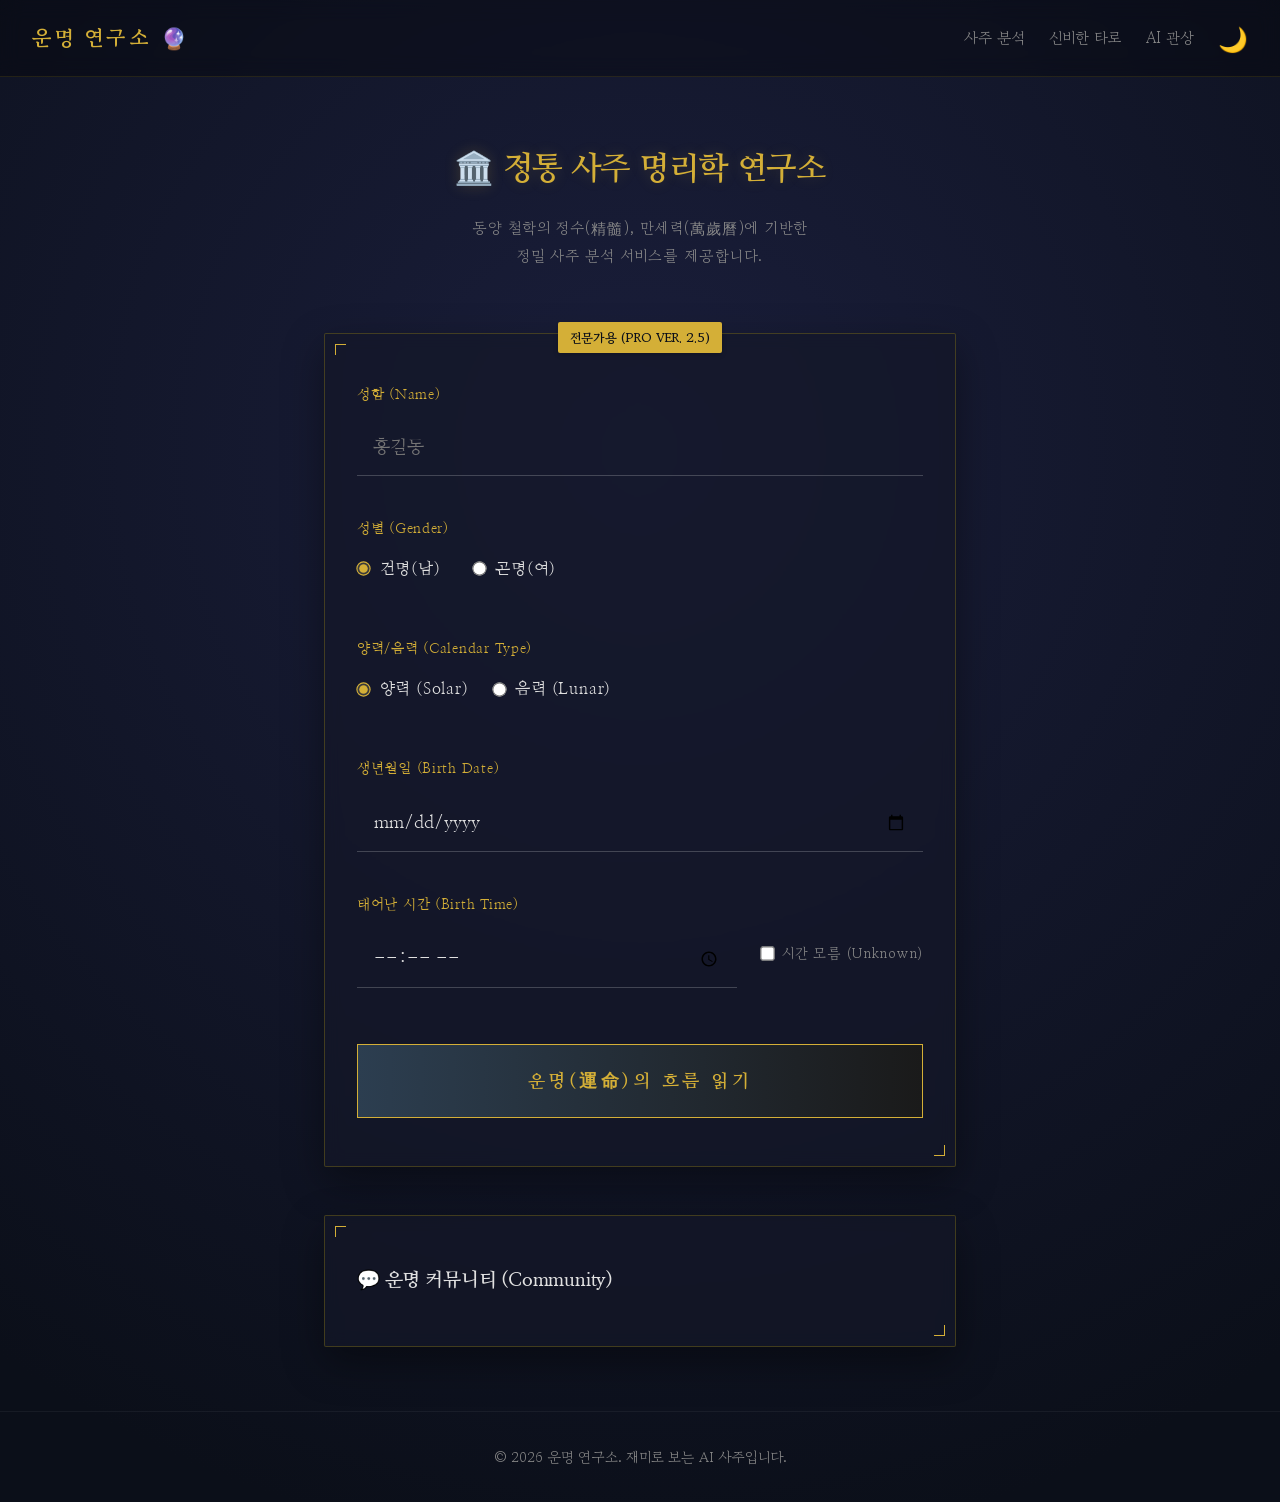
<file: index.html>
<!DOCTYPE html>
<html lang="ko">
<head>
    <meta charset="UTF-8">
    <meta name="viewport" content="width=device-width, initial-scale=1.0">
    <meta name="description" content="AI가 분석해주는 나의 사주와 운세! 이름, 생년월일, 태어난 시간으로 확인해보세요.">
    <meta property="og:title" content="AI 사주 분석 🔮">
    <meta property="og:description" content="나의 타고난 운명과 올해의 운세는? 지금 바로 확인하세요.">
    <title>AI 사주 분석 - 나의 운명 확인하기</title>
    <link rel="preconnect" href="https://fonts.googleapis.com">
    <link rel="preconnect" href="https://fonts.gstatic.com" crossorigin>
    <link href="https://fonts.googleapis.com/css2?family=Gowun+Batang:wght@400;700&family=Nanum+Myeongjo:wght@400;700;800&display=swap" rel="stylesheet">
    <link rel="stylesheet" href="style.css">
    <script async src="https://pagead2.googlesyndication.com/pagead/js/adsbygoogle.js?client=ca-pub-5272452795652574"
     crossorigin="anonymous"></script>
</head>
<body>
    <nav class="navbar">
        <div class="nav-brand">운명 연구소 🔮</div>
        <div class="nav-links">
            <a href="index.html" class="nav-item">사주 분석</a>
            <a href="tarot.html" class="nav-item">신비한 타로</a>
            <a href="face.html" class="nav-item">AI 관상</a>
            <button id="theme-toggle" class="theme-toggle">🌙</button>
        </div>
    </nav>

    <div class="container">
        <header class="header">
            <h1>🏛️ 정통 사주 명리학 연구소</h1>
            <p class="description">동양 철학의 정수(精髓), 만세력(萬歲曆)에 기반한<br>정밀 사주 분석 서비스를 제공합니다.</p>
        </header>
        
        <div class="card form-card">
            <div class="card-header-badge">전문가용 (Pro Ver. 2.5)</div>
            <form id="saju-form">
                <div class="form-group">
                    <label for="name">성함 (Name)</label>
                    <input type="text" id="name" name="name" placeholder="홍길동" required>
                </div>
                
                <div class="form-group">
                    <label>성별 (Gender)</label>
                    <div class="radio-group">
                        <label class="radio-label">
                            <input type="radio" name="gender" value="male" checked> 건명(남)
                        </label>
                        <label class="radio-label">
                            <input type="radio" name="gender" value="female"> 곤명(여)
                        </label>
                    </div>
                </div>

                <div class="form-group">
                    <label>양력/음력 (Calendar Type)</label>
                    <div class="radio-group small-gap">
                        <label class="radio-label">
                            <input type="radio" name="calendar" value="solar" checked> 양력 (Solar)
                        </label>
                        <label class="radio-label">
                            <input type="radio" name="calendar" value="lunar"> 음력 (Lunar)
                        </label>
                    </div>
                </div>

                <div class="form-group">
                    <label for="birthdate">생년월일 (Birth Date)</label>
                    <input type="date" id="birthdate" name="birthdate" required>
                </div>

                <div class="form-group">
                    <label for="birthtime">태어난 시간 (Birth Time)</label>
                    <div class="time-input-group">
                        <input type="time" id="birthtime" name="birthtime">
                        <label class="checkbox-label">
                            <input type="checkbox" id="time-unknown" name="time-unknown">
                            <span>시간 모름 (Unknown)</span>
                        </label>
                    </div>
                </div>

                <button type="submit" class="analyze-btn">운명(運命)의 흐름 읽기</button>
            </form>
        </div>

        <div id="loading" class="loading hidden">
            <div class="moon-animation"></div>
            <p class="loading-text" id="loading-text">당신의 고유한 기운(氣運)을 연결하고 있습니다...</p>
        </div>

        <div id="result" class="result hidden">
            <div class="card result-card">
                <div class="seal-mark">鑑定서</div>
                
                <!-- NEW: Key Destiny Quote -->
                <div id="key-destiny-quote" class="key-destiny-quote"></div>

                <h2 id="result-name" class="result-title"></h2>
                <p id="report-date" class="report-date"></p>
                
                <div class="saju-grid">
                    <div class="saju-item">
                        <span class="label">년주(Year)</span>
                        <span class="value" id="year-pillar">??</span>
                    </div>
                    <div class="saju-item">
                        <span class="label">월주(Month)</span>
                        <span class="value" id="month-pillar">??</span>
                    </div>
                    <div class="saju-item">
                        <span class="label">일주(Day)</span>
                        <span class="value" id="day-pillar">??</span>
                    </div>
                    <div class="saju-item">
                        <span class="label">시주(Time)</span>
                        <span class="value" id="time-pillar">??</span>
                    </div>
                </div>

                <!-- NEW: Evidence Section (Five Elements & Yin/Yang) -->
                <div class="evidence-section">
                    <h3>📊 사주 원국 분석 (Structural Analysis)</h3>
                    <p class="evidence-desc">귀하의 사주에 분포된 오행의 기운과 음양의 조화입니다.<br>이 데이터가 본 해석의 근거가 됩니다.</p>
                    
                    <div class="chart-container">
                        <h4>오행 분포 (Five Elements)</h4>
                        <div id="five-elements-chart" class="bar-chart">
                            <!-- JS will populate bars here -->
                        </div>
                    </div>

                    <div class="chart-container">
                        <h4>음양 비율 (Yin & Yang)</h4>
                        <div class="yin-yang-bar">
                            <div id="yin-bar" class="yin-part">음 50%</div>
                            <div id="yang-bar" class="yang-part">양 50%</div>
                        </div>
                    </div>
                </div>
                <!-- NEW: Total Luck Radar Chart -->
                <div class="chart-container radar-section">
                    <h4>💎 오행 종합 총운 (Total Destiny Score)</h4>
                    <p class="evidence-desc">귀하의 사주 원국을 바탕으로 분석한 5대 핵심 운세입니다.</p>
                    <div class="radar-chart-wrapper">
                        <!-- SVG Radar Chart will be injected here -->
                        <svg id="radar-chart" viewBox="0 0 200 200" class="radar-svg"></svg>
                    </div>
                </div>


            </div>

            <!-- 1. Basic Analysis -->
            <div class="card analysis-card">
                <h3>📜 전체 기운 요약 (Summary)</h3>
                <p id="summary-text"></p>
            </div>

            <div class="card analysis-card">
                <h3>🧠 성격 및 사고방식</h3>
                <p id="personality-text"></p>
            </div>

            <div class="card analysis-card">
                <h3>🤝 연애 및 인간관계</h3>
                <p id="love-text"></p>
            </div>

            <div class="card analysis-card">
                <h3>💰 금전 및 직업운</h3>
                <p id="wealth-text"></p>
            </div>

            <div class="card analysis-card caution-card">
                <h3>⚠️ 주의해야 할 시기</h3>
                <p id="caution-text"></p>
            </div>

            <div class="card analysis-card">
                <h3>⚖️ 오행 궁합 (Compatibility)</h3>
                <div class="compatibility-box">
                    <div class="compat-item good">
                        <span class="compat-label">잘 맞는 오행 (Good)</span>
                        <div id="good-element" class="compat-value"></div>
                        <p id="good-reason" class="compat-desc"></p>
                    </div>
                    <div class="compat-item bad">
                        <span class="compat-label">피해야 할 오행 (Bad)</span>
                        <div id="bad-element" class="compat-value"></div>
                        <p id="bad-reason" class="compat-desc"></p>
                    </div>
                </div>
            </div>

            <!-- 2. Time-based Luck -->
            <div class="card analysis-card">
                <h3>🌅 금일 일진(日辰)</h3>
                <p id="today-luck" class="highlight-text"></p>
                <p class="lock-hint">🔒 금일 일진은 하루에 한 번만 갱신됩니다.</p>
            </div>

            <div class="card analysis-card">
                <h3>🗓️ 연도별 대운 흐름 (2024~2026)</h3>
                <div id="yearly-luck-container" class="yearly-luck-container">
                    <!-- JS will populate this -->
                </div>
                <div class="premium-lock">
                    <p>🔒 2027~2032년 상세 대운 흐름은 프리미엄 분석에서 제공됩니다.</p>
                </div>
            </div>

            <!-- 3. Lucky Items -->
            <div class="card analysis-card">
                <h3>🍀 개운(開運) 처방</h3>
                <div class="lucky-grid">
                    <div class="lucky-item">
                        <span class="lucky-label">행운의 수(數)</span>
                        <span id="lucky-numbers" class="lucky-value"></span>
                    </div>
                    <div class="lucky-item">
                        <span class="lucky-label">행운의 색(色)</span>
                        <span id="lucky-color" class="lucky-value"></span>
                    </div>
                </div>
            </div>
            
            <div class="methodology-section">
                <h4>📚 해석 기준 및 산출 방식 (Methodology)</h4>
                <ul>
                    <li>사주 원국은 고문헌에 기록된 <strong>만세력(萬歲曆)</strong> 기준 천간·지지 조합으로 정밀하게 계산됩니다.</li>
                    <li>오행 분포는 각 주(年·月·日·時)의 기운을 가중 평균하여 산출된 데이터입니다.</li>
                    <li>본 서비스는 명리학 이론을 기반으로 한 계산 결과를 구조적으로 해석합니다. 무작위 생성이 아닌, <strong>데이터 기반 분석</strong>입니다.</li>
                </ul>
            </div>

            <div class="next-visit-hint">
                <p>💡 다음 절기(節氣) 변화일에 귀하의 운의 흐름이 미세하게 달라집니다.<br><strong>3일 후</strong>에 다시 확인하여 변화를 살피시기 바랍니다.</p>
            </div>

            <button onclick="location.reload()" class="retry-btn">새로운 명조 분석하기</button>
        </div>

        <!-- Disqus Comments -->
        <div class="card comment-section">
            <h3>💬 운명 커뮤니티 (Community)</h3>
            <div id="disqus_thread"></div>
            <script>
                /**
                *  RECOMMENDED CONFIGURATION VARIABLES: EDIT AND UNCOMMENT THE SECTION BELOW TO INSERT DYNAMIC VALUES FROM YOUR PLATFORM OR CMS.
                *  LEARN WHY DEFINING THESE VARIABLES IS IMPORTANT: https://disqus.com/admin/universalcode/#configuration-variables    */
                /*
                var disqus_config = function () {
                this.page.url = PAGE_URL;  // Replace PAGE_URL with your page's canonical URL variable
                this.page.identifier = PAGE_IDENTIFIER; // Replace PAGE_IDENTIFIER with your page's unique identifier variable
                };
                */
                (function() { // DON'T EDIT BELOW THIS LINE
                var d = document, s = d.createElement('script');
                s.src = 'https://product-builder.disqus.com/embed.js';
                s.setAttribute('data-timestamp', +new Date());
                (d.head || d.body).appendChild(s);
                })();
            </script>
            <noscript>Please enable JavaScript to view the <a href="https://disqus.com/?ref_noscript">comments powered by Disqus.</a></noscript>
        </div>
    </div>

    <footer class="footer">
        <p>© 2026 운명 연구소. 재미로 보는 AI 사주입니다.</p>
    </footer>

    <script src="script.js"></script>
</body>
</html>
</file>
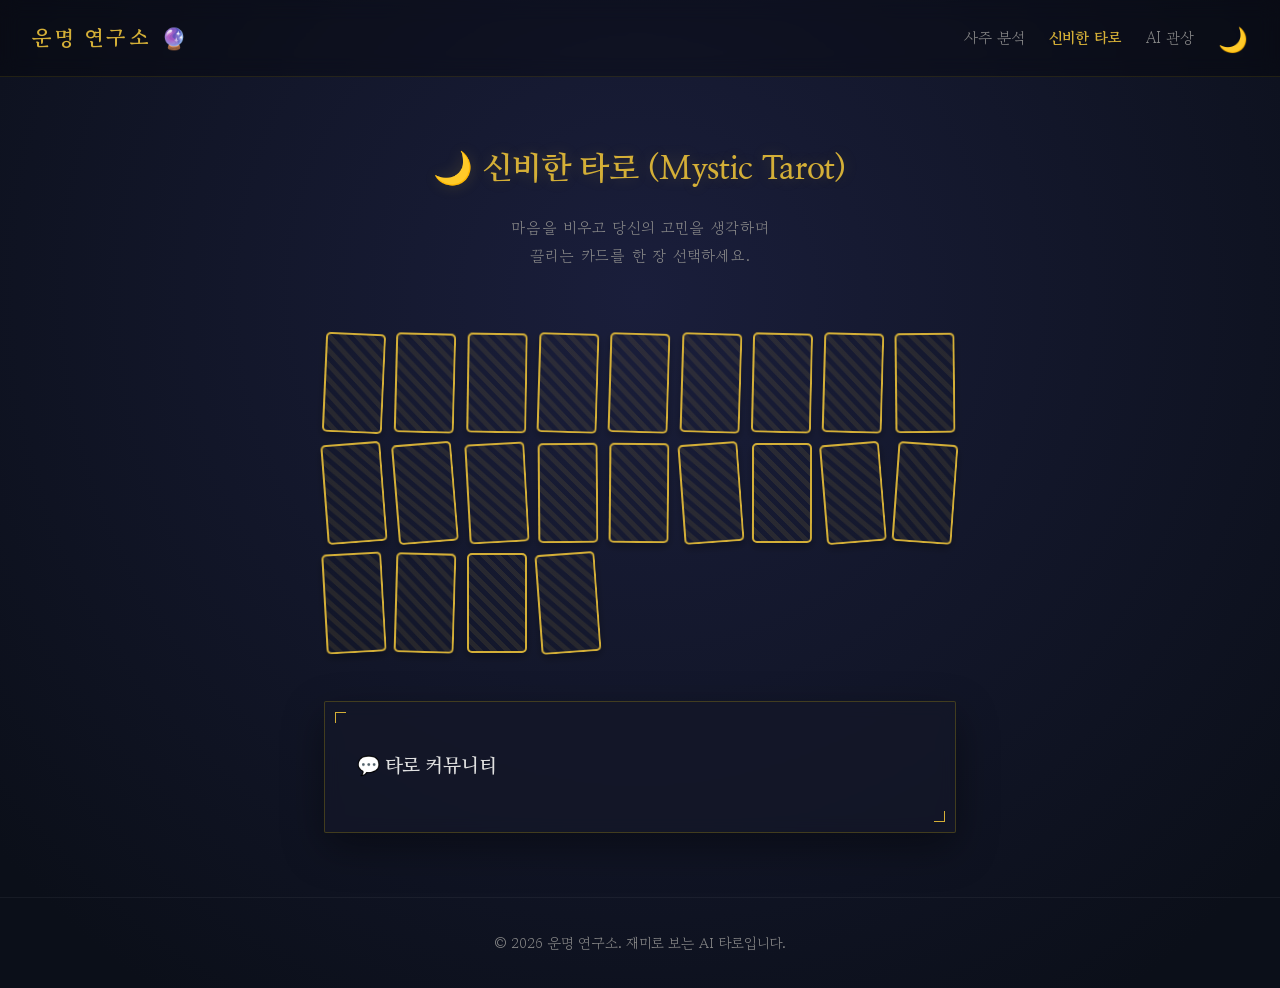
<file: tarot.html>
<!DOCTYPE html>
<html lang="ko">
<head>
    <meta charset="UTF-8">
    <meta name="viewport" content="width=device-width, initial-scale=1.0">
    <title>신비한 타로 - 운명 연구소</title>
    <link rel="preconnect" href="https://fonts.googleapis.com">
    <link rel="preconnect" href="https://fonts.gstatic.com" crossorigin>
    <link href="https://fonts.googleapis.com/css2?family=Gowun+Batang:wght@400;700&family=Nanum+Myeongjo:wght@400;700;800&display=swap" rel="stylesheet">
    <link rel="stylesheet" href="style.css">
    <script async src="https://pagead2.googlesyndication.com/pagead/js/adsbygoogle.js?client=ca-pub-5272452795652574"
     crossorigin="anonymous"></script>
</head>
<body>
    <nav class="navbar">
        <div class="nav-brand">운명 연구소 🔮</div>
        <div class="nav-links">
            <a href="index.html" class="nav-item">사주 분석</a>
            <a href="tarot.html" class="nav-item active">신비한 타로</a>
            <a href="face.html" class="nav-item">AI 관상</a>
            <button id="theme-toggle" class="theme-toggle">🌙</button>
        </div>
    </nav>

    <div class="container">
        <header class="header">
            <h1>🌙 신비한 타로 (Mystic Tarot)</h1>
            <p class="description">마음을 비우고 당신의 고민을 생각하며<br>끌리는 카드를 한 장 선택하세요.</p>
        </header>

        <div class="tarot-board" id="tarot-board">
            <!-- Cards will be generated here -->
        </div>

        <div id="tarot-result" class="card result-card hidden">
            <div class="seal-mark">運命</div>
            <h2 id="card-name" class="result-title"></h2>
            <div class="tarot-display">
                <div class="selected-card-view" id="selected-card-view"></div>
            </div>
            <div class="card analysis-card">
                <h3>📜 카드의 메시지</h3>
                <p id="card-meaning"></p>
            </div>
            <div class="card analysis-card">
                <h3>💡 조언 (Advice)</h3>
                <p id="card-advice"></p>
            </div>
            <button onclick="location.reload()" class="retry-btn">다른 질문으로 다시 뽑기</button>
        </div>

        <!-- Disqus Comments -->
        <div class="card comment-section">
            <h3>💬 타로 커뮤니티</h3>
            <div id="disqus_thread"></div>
            <script>
                (function() { 
                var d = document, s = d.createElement('script');
                s.src = 'https://product-builder.disqus.com/embed.js';
                s.setAttribute('data-timestamp', +new Date());
                (d.head || d.body).appendChild(s);
                })();
            </script>
            <noscript>Please enable JavaScript to view the <a href="https://disqus.com/?ref_noscript">comments powered by Disqus.</a></noscript>
        </div>
    </div>

    <footer class="footer">
        <p>© 2026 운명 연구소. 재미로 보는 AI 타로입니다.</p>
    </footer>

    <script src="tarot.js"></script>
    <script>
        // Simple Theme Toggle for Tarot Page
        const themeToggle = document.getElementById('theme-toggle');
        const body = document.body;
        const savedTheme = localStorage.getItem('theme');
        if (savedTheme) {
            body.setAttribute('data-theme', savedTheme);
            themeToggle.innerText = savedTheme === 'light' ? '☀️' : '🌙';
        }
        themeToggle.addEventListener('click', () => {
            const currentTheme = body.getAttribute('data-theme');
            const newTheme = currentTheme === 'light' ? 'dark' : 'light';
            body.setAttribute('data-theme', newTheme);
            localStorage.setItem('theme', newTheme);
            themeToggle.innerText = newTheme === 'light' ? '☀️' : '🌙';
        });
    </script>
</body>
</html>
</file>
<file: style.css>
:root {
    --bg-color: #0b0f19; /* Deep Night Sky */
    --bg-gradient: radial-gradient(circle at 50% 30%, #1a1e3b 0%, #0b0f19 90%);
    --card-bg: rgba(20, 24, 40, 0.7); /* Translucent dark glass */
    --card-border: 1px solid rgba(255, 215, 0, 0.2);
    --primary: #d4af37; /* Metallic Gold */
    --secondary: #a0a0a0; /* Silver Grey */
    --accent: #FFD700; /* Bright Gold */
    --text-main: #e0e0e0;
    --text-muted: #888888;
    --btn-bg: linear-gradient(to right, #2c3e50, #1a1a1a);
    --btn-border: 1px solid #d4af37;
    --btn-text: #d4af37;
    --font-serif: 'Nanum Myeongjo', serif;
    --font-sans: 'Gowun Batang', serif;
    
    /* Element Colors */
    --wood: #4caf50;
    --fire: #e53935;
    --earth: #a1887f;
    --metal: #bdbdbd;
    --water: #2196f3;
}

[data-theme="light"] {
    --bg-color: #fdfbf7; 
    --bg-gradient: none;
    --card-bg: #ffffff;
    --card-border: 1px solid #8b0000;
    --primary: #8b0000;
    --secondary: #2c3e50;
    --accent: #a0522d;
    --text-main: #1a1a1a;
    --text-muted: #555555;
    --btn-bg: #f8f8f8;
    --btn-border: 1px solid #8b0000;
    --btn-text: #8b0000;
}

* {
    box-sizing: border-box;
    margin: 0;
    padding: 0;
    font-family: var(--font-sans);
}

body {
    background-color: var(--bg-color);
    background-image: var(--bg-gradient);
    min-height: 100vh;
    color: var(--text-main);
    transition: all 0.5s ease;
    line-height: 1.8; /* More readable spacing */
}

h1, h2, h3, h4 {
    font-family: var(--font-serif);
    font-weight: 700;
    letter-spacing: -0.01em;
}

/* Navbar */
.navbar {
    display: flex;
    justify-content: space-between;
    align-items: center;
    padding: 1.2rem 2rem;
    background: rgba(0, 0, 0, 0.3);
    backdrop-filter: blur(10px);
    border-bottom: 1px solid rgba(255, 215, 0, 0.1);
    position: sticky;
    top: 0;
    z-index: 100;
}

.nav-brand {
    font-size: 1.3rem;
    font-weight: 600;
    color: var(--primary);
    text-transform: uppercase;
    letter-spacing: 0.15em;
}

.nav-links {
    display: flex;
    align-items: center;
    gap: 1.5rem;
}

.nav-item {
    color: var(--text-muted);
    text-decoration: none;
    font-size: 0.95rem;
    transition: color 0.3s;
}

.nav-item.active, .nav-item:hover {
    color: var(--primary);
    font-weight: bold;
}

.theme-toggle {
    background: none;
    border: none;
    font-size: 1.5rem;
    cursor: pointer;
    color: var(--text-main);
    transition: transform 0.3s;
}
.theme-toggle:hover {
    transform: rotate(20deg);
}

.container {
    max-width: 680px;
    margin: 4rem auto;
    padding: 0 1.5rem;
}

.header {
    text-align: center;
    margin-bottom: 4rem;
    animation: fadeIn 1.5s ease-out;
}

.header h1 {
    font-size: 2rem;
    margin-bottom: 1rem;
    color: var(--primary);
    text-shadow: 0 0 15px rgba(212, 175, 55, 0.2);
}

.description {
    color: var(--text-muted);
    font-size: 0.95rem;
    font-weight: 300;
    letter-spacing: 0.05em;
}

/* Card Styling - More whitespace, simpler */
.card {
    background: var(--card-bg);
    border: var(--card-border);
    border-radius: 2px;
    padding: 3rem 2rem;
    margin-bottom: 2.5rem;
    box-shadow: 0 15px 40px rgba(0,0,0,0.4);
    position: relative;
    backdrop-filter: blur(8px);
}

/* Corner Accents */
.card::before, .card::after {
    content: '';
    position: absolute;
    width: 10px;
    height: 10px;
    border: 1px solid var(--primary);
    transition: all 0.3s;
    z-index: 1;
}
.card::before { top: 10px; left: 10px; border-right: none; border-bottom: none; }
.card::after { bottom: 10px; right: 10px; border-left: none; border-top: none; }

.result-card::before {
    content: "命";
    opacity: 0.03;
    font-size: 250px;
    position: absolute;
    top: 50%;
    left: 50%;
    transform: translate(-50%, -50%);
    pointer-events: none;
    font-family: var(--font-serif);
    z-index: 0;
}

.card-header-badge {
    position: absolute;
    top: -12px;
    left: 50%;
    transform: translateX(-50%);
    background: var(--primary);
    color: var(--bg-color);
    padding: 4px 12px;
    font-size: 0.8rem;
    font-weight: bold;
    text-transform: uppercase;
    border-radius: 2px;
    box-shadow: 0 2px 5px rgba(0,0,0,0.2);
    z-index: 10;
    white-space: nowrap;
}

.form-group {
    margin-bottom: 2.5rem;
}

label {
    display: block;
    margin-bottom: 0.8rem;
    font-weight: 500;
    color: var(--primary);
    font-size: 0.9rem;
    font-family: var(--font-serif);
    letter-spacing: 0.05em;
}

input[type="text"],
input[type="date"],
input[type="time"] {
    width: 100%;
    padding: 1rem;
    border: none;
    border-bottom: 1px solid rgba(255, 255, 255, 0.2);
    background: transparent;
    color: var(--text-main);
    font-size: 1.1rem;
    transition: border-color 0.3s;
    font-family: var(--font-serif);
}

input:focus {
    outline: none;
    border-color: var(--primary);
}

[data-theme="light"] input[type="text"],
[data-theme="light"] input[type="date"],
[data-theme="light"] input[type="time"] {
    border-bottom: 1px solid rgba(0,0,0,0.2);
}

.time-input-group {
    display: flex;
    align-items: center;
    gap: 1.5rem;
}

.checkbox-label {
    display: flex;
    align-items: center;
    gap: 0.5rem;
    cursor: pointer;
    font-size: 0.9rem;
    color: var(--text-muted);
    white-space: nowrap;
}

.radio-group {
    display: flex;
    gap: 2rem;
}

.radio-group.small-gap {
    gap: 1.5rem;
}

.radio-label {
    display: flex;
    align-items: center;
    gap: 0.6rem;
    cursor: pointer;
    font-size: 1rem;
    color: var(--text-main);
}

input[type="radio"], input[type="checkbox"] {
    accent-color: var(--primary);
    transform: scale(1.1);
}

.analyze-btn, .retry-btn {
    width: 100%;
    padding: 1.5rem;
    background: var(--btn-bg);
    color: var(--btn-text);
    border: var(--btn-border);
    border-radius: 0;
    font-size: 1.1rem;
    font-weight: 600;
    cursor: pointer;
    text-transform: uppercase;
    letter-spacing: 0.2em;
    transition: all 0.3s;
    font-family: var(--font-serif);
    margin-top: 1rem;
}

.analyze-btn:hover, .retry-btn:hover {
    background: rgba(212, 175, 55, 0.1);
    box-shadow: 0 0 20px rgba(212, 175, 55, 0.1);
}

/* Loading Animation - Moon Phase or Pulsing Star */
.loading {
    text-align: center;
    padding: 5rem 0;
}

.moon-animation {
    width: 60px;
    height: 60px;
    border-radius: 50%;
    box-shadow: 15px 15px 0 0 var(--primary);
    margin: 0 auto 2rem;
    animation: moon-phase 3s infinite linear;
}

@keyframes moon-phase {
    0% { transform: rotate(0deg); opacity: 0.5; }
    50% { opacity: 1; }
    100% { transform: rotate(360deg); opacity: 0.5; }
}

.loading-text {
    font-family: var(--font-serif);
    font-size: 1.1rem;
    color: var(--text-muted);
    letter-spacing: 0.1em;
}

/* Result Section */
.seal-mark {
    position: absolute;
    top: 20px;
    right: 20px;
    width: 60px;
    height: 60px;
    border: 2px solid #e74c3c;
    border-radius: 50%;
    color: #e74c3c;
    display: flex;
    align-items: center;
    justify-content: center;
    font-family: var(--font-serif);
    font-weight: 900;
    font-size: 0.9rem;
    opacity: 0.8;
    box-shadow: inset 0 0 0 1px #e74c3c;
    z-index: 5;
    transform: rotate(-10deg);
}

.saju-face-link {
    text-align: center;
    margin: 1.5rem 0;
    padding: 1rem;
    border-top: 1px solid rgba(255,255,255,0.1);
    border-bottom: 1px solid rgba(255,255,255,0.1);
}

.saju-face-link p {
    font-family: var(--font-serif);
    font-style: italic;
    color: var(--accent);
    font-size: 1.1rem;
    line-height: 1.6;
}

.result-title {
    text-align: center;
    font-size: 1.6rem;
    color: var(--primary);
    margin-bottom: 0.5rem;
    position: relative;
    z-index: 1;
}

.report-date {
    text-align: center;
    color: var(--text-muted);
    font-size: 0.8rem;
    margin-bottom: 3rem;
    font-family: monospace;
    opacity: 0.6;
    position: relative;
    z-index: 1;
}

.saju-grid {
    display: grid;
    grid-template-columns: repeat(4, 1fr);
    gap: 1px;
    background: rgba(255, 215, 0, 0.1);
    border: 1px solid rgba(255, 215, 0, 0.1);
    margin-bottom: 2rem;
    position: relative;
    z-index: 1;
}

.saju-item {
    background: rgba(10, 14, 25, 0.8);
    padding: 1.5rem 0.5rem;
    text-align: center;
}

[data-theme="light"] .saju-item {
    background: #f8f8f8;
}

.saju-item .label {
    display: block;
    font-size: 0.7rem;
    color: var(--text-muted);
    margin-bottom: 0.5rem;
    text-transform: uppercase;
}

.saju-item .value {
    font-size: 1.4rem;
    font-weight: bold;
    color: var(--text-main);
    font-family: var(--font-serif);
}

/* Evidence Section */
.evidence-section {
    margin-top: 2rem;
    padding-top: 2rem;
    border-top: 1px solid rgba(255,255,255,0.05);
    position: relative;
    z-index: 1;
}

.evidence-desc {
    font-size: 0.9rem;
    color: var(--text-muted);
    margin-bottom: 1.5rem;
    text-align: center;
}

.chart-container {
    margin-bottom: 2rem;
}

.chart-container h4 {
    font-size: 0.9rem;
    color: var(--primary);
    margin-bottom: 1rem;
    text-align: center;
}

.bar-chart {
    display: flex;
    justify-content: space-between;
    align-items: flex-end;
    height: 120px;
    padding: 0 1rem;
    gap: 10px;
}

.bar-group {
    display: flex;
    flex-direction: column;
    align-items: center;
    flex: 1;
    height: 100%;
    justify-content: flex-end;
}

.bar {
    width: 100%;
    background: var(--secondary);
    transition: height 1s ease-out;
    border-radius: 2px 2px 0 0;
    min-height: 2px;
}

.bar-label {
    margin-top: 0.5rem;
    font-size: 0.8rem;
    color: var(--text-muted);
    text-align: center;
}

.yin-yang-bar {
    display: flex;
    width: 100%;
    height: 30px;
    border-radius: 15px;
    overflow: hidden;
    margin-top: 0.5rem;
}

.yin-part {
    background-color: #34495e;
    display: flex;
    align-items: center;
    justify-content: center;
    font-size: 0.8rem;
    color: #fff;
    transition: width 1s ease-out;
}

.yang-part {
    background-color: #e74c3c;
    display: flex;
    align-items: center;
    justify-content: center;
    font-size: 0.8rem;
    color: #fff;
    transition: width 1s ease-out;
}

/* Radar Chart (SVG) */
.radar-section {
    display: flex;
    flex-direction: column;
    align-items: center;
}

.radar-chart-wrapper {
    width: 250px;
    height: 250px;
    position: relative;
    margin: 0 auto;
}

.radar-svg {
    width: 100%;
    height: 100%;
    overflow: visible;
}

.radar-grid {
    fill: none;
    stroke: rgba(255, 255, 255, 0.1);
    stroke-width: 1;
}

.radar-axis {
    stroke: rgba(255, 255, 255, 0.1);
    stroke-width: 1;
}

.radar-area {
    fill: rgba(212, 175, 55, 0.3);
    stroke: var(--primary);
    stroke-width: 2;
    transition: all 1s ease;
}

.radar-label {
    font-size: 10px;
    fill: var(--text-muted);
    text-anchor: middle;
    dominant-baseline: middle;
}

/* Analysis Cards */
.analysis-card {
    border-left: 3px solid var(--primary);
}

.analysis-card h3 {
    color: var(--primary);
    margin-bottom: 1.5rem;
    font-size: 1.2rem;
}

.analysis-card p {
    text-align: justify;
    line-height: 1.9;
    color: var(--text-main);
    font-size: 1rem;
}

.caution-card {
    border-left: 3px solid #e74c3c;
    background: rgba(231, 76, 60, 0.05);
}

.caution-card h3 {
    color: #e74c3c;
}

/* Compatibility Box */
.compatibility-box {
    display: grid;
    gap: 1.5rem;
}

.compat-item {
    background: rgba(255,255,255,0.03);
    padding: 1.5rem;
    border-radius: 4px;
}

.compat-item.good {
    border-left: 4px solid var(--wood);
    background: rgba(76, 175, 80, 0.05);
}

.compat-item.bad {
    border-left: 4px solid var(--fire);
    background: rgba(229, 57, 53, 0.05);
}

.compat-label {
    font-size: 0.85rem;
    text-transform: uppercase;
    color: var(--text-muted);
    display: block;
    margin-bottom: 0.5rem;
}

.compat-value {
    font-size: 1.3rem;
    font-weight: bold;
    color: var(--text-main);
    margin-bottom: 0.5rem;
    font-family: var(--font-serif);
}

.compat-desc {
    font-size: 0.95rem;
    color: var(--text-muted);
}

.highlight-text {
    color: var(--accent);
    font-weight: 500;
}

.lock-hint {
    font-size: 0.85rem;
    color: var(--text-muted);
    margin-top: 1rem;
    text-align: center;
    background: rgba(0,0,0,0.2);
    padding: 0.5rem;
    border-radius: 4px;
}

.yearly-luck-container {
    display: grid;
    gap: 1rem;
}

.year-card {
    background: rgba(255,255,255,0.03);
    padding: 1.5rem;
    border: 1px solid rgba(255,255,255,0.05);
}

.year-title {
    color: var(--primary);
    margin-bottom: 0.5rem;
    display: block;
}

.premium-lock {
    margin-top: 1.5rem;
    padding: 1.5rem;
    background: rgba(0,0,0,0.3);
    border: 1px dashed var(--primary);
    text-align: center;
    color: var(--secondary);
    font-size: 0.9rem;
    opacity: 0.8;
}

.lucky-grid {
    display: grid;
    grid-template-columns: 1fr 1fr;
    gap: 1.5rem;
}

.lucky-item {
    text-align: center;
    padding: 1.5rem;
    border: 1px solid rgba(255, 215, 0, 0.1);
}

.lucky-label {
    display: block;
    color: var(--text-muted);
    font-size: 0.8rem;
    margin-bottom: 0.5rem;
}

.lucky-value {
    font-size: 1.2rem;
    color: var(--primary);
    font-family: var(--font-serif);
}

.methodology-section {
    margin-top: 3rem;
    padding: 2rem;
    background: rgba(255,255,255,0.05);
    border-radius: 4px;
    border-top: 1px solid rgba(255,255,255,0.1);
    font-size: 0.85rem;
    color: var(--text-muted);
    text-align: left;
}

.methodology-section h4 {
    color: var(--primary);
    margin-bottom: 1rem;
    font-size: 0.95rem;
}

.methodology-section ul {
    list-style-type: none;
    padding-left: 0;
}

.methodology-section li {
    margin-bottom: 0.5rem;
    position: relative;
    padding-left: 1rem;
}

.methodology-section li::before {
    content: "•";
    color: var(--primary);
    position: absolute;
    left: 0;
}

.next-visit-hint {
    margin: 2rem 0;
    text-align: center;
    font-size: 0.95rem;
    color: var(--text-muted);
    padding: 1rem;
    border-radius: 8px;
    background: rgba(212, 175, 55, 0.05);
}

.next-visit-hint strong {
    color: var(--primary);
}

/* Tarot Page Specifics */
.tarot-board {
    display: grid;
    grid-template-columns: repeat(auto-fit, minmax(60px, 1fr));
    gap: 10px;
    margin-bottom: 2rem;
    justify-content: center;
}

.tarot-card {
    width: 60px;
    height: 100px;
    perspective: 1000px;
    cursor: pointer;
    transition: transform 0.3s;
}

.tarot-card:hover {
    transform: translateY(-10px);
    z-index: 10;
}

.card-inner {
    position: relative;
    width: 100%;
    height: 100%;
    text-align: center;
    transition: transform 0.8s;
    transform-style: preserve-3d;
    box-shadow: 0 4px 8px rgba(0,0,0,0.3);
    border-radius: 5px;
}

.tarot-card.flipped .card-inner {
    transform: rotateY(180deg);
}

.card-front, .card-back {
    position: absolute;
    width: 100%;
    height: 100%;
    backface-visibility: hidden;
    border-radius: 5px;
}

.card-back {
    background: linear-gradient(135deg, #2c3e50, #000000);
    border: 2px solid var(--primary);
    background-image: repeating-linear-gradient(45deg, transparent 0, transparent 5px, rgba(212, 175, 55, 0.1) 5px, rgba(212, 175, 55, 0.1) 10px);
}

.card-front {
    background-color: #f0e6d2; /* Default card stock color */
    color: #333;
    transform: rotateY(180deg);
    display: flex;
    align-items: center;
    justify-content: center;
    font-family: var(--font-serif);
    font-weight: bold;
    border: 2px solid var(--primary);
    /* Make sure background image covers correctly */
    background-size: cover;
    background-position: center;
    background-repeat: no-repeat;
}

.selected-card-view {
    width: 200px; /* Larger view */
    height: 340px;
    margin: 0 auto 2rem;
    background: #f0e6d2;
    color: #333;
    border: 4px solid var(--primary);
    border-radius: 10px;
    display: flex;
    align-items: center;
    justify-content: center;
    font-size: 3rem;
    font-weight: bold;
    font-family: serif;
    box-shadow: 0 0 20px rgba(255, 215, 0, 0.2);
    /* Make sure background image covers correctly */
    background-size: cover;
    background-position: center;
    background-repeat: no-repeat;
}

.hidden {
    display: none;
}

/* Face Analysis Styles */
.upload-area {
    border: 2px dashed var(--primary);
    border-radius: 10px;
    padding: 3rem;
    text-align: center;
    cursor: pointer;
    transition: all 0.3s;
    background: rgba(255, 255, 255, 0.05);
}

.upload-area:hover {
    background: rgba(255, 255, 255, 0.1);
    transform: translateY(-2px);
}

.upload-icon {
    font-size: 3rem;
    margin-bottom: 1rem;
}

.upload-text {
    font-size: 1.1rem;
    font-weight: bold;
    margin-bottom: 0.5rem;
}

.upload-sub {
    font-size: 0.9rem;
    color: var(--text-muted);
}

.preview-container {
    margin-top: 1.5rem;
    position: relative;
    display: inline-block;
    border: 2px solid var(--primary);
    border-radius: 10px;
    overflow: hidden;
    max-width: 100%;
}

#face-preview {
    max-width: 100%;
    max-height: 400px;
    display: block;
}

.scan-line {
    position: absolute;
    top: 0;
    left: 0;
    width: 100%;
    height: 4px;
    background: var(--accent);
    box-shadow: 0 0 10px var(--accent);
    animation: none; /* JS triggers this */
}

@keyframes scan {
    0% { top: 0%; }
    100% { top: 100%; }
}

.face-type-box {
    text-align: center;
    margin: 2rem 0;
    padding: 2rem;
    background: rgba(255,255,255,0.05);
    border-radius: 10px;
    border: 1px solid var(--primary);
}

.face-label {
    display: block;
    color: var(--text-muted);
    font-size: 0.9rem;
    margin-bottom: 0.5rem;
}

.face-value {
    font-size: 2.5rem;
    color: var(--primary);
    font-weight: bold;
    margin-bottom: 1rem;
    text-shadow: 0 0 10px rgba(212, 175, 55, 0.3);
}

.face-desc {
    font-size: 1.1rem;
    line-height: 1.6;
}

/* Face Part Analysis */
.face-parts-list {
    display: flex;
    flex-direction: column;
    gap: 1.5rem;
}

.face-part-item {
    display: flex;
    align-items: flex-start;
    gap: 1rem;
    padding: 1rem;
    background: rgba(255,255,255,0.03);
    border-radius: 8px;
    border-left: 2px solid var(--secondary);
}

.part-icon {
    font-size: 1.8rem;
    min-width: 40px;
    text-align: center;
}

.part-content strong {
    display: block;
    color: var(--primary);
    margin-bottom: 0.3rem;
    font-size: 1.05rem;
}

.part-content p {
    margin: 0;
    font-size: 0.95rem;
    color: var(--text-main);
    line-height: 1.5;
}

/* Mock Comment Section */
.comment-section {
    margin-top: 3rem;
}

.comment-list {
    margin-bottom: 2rem;
}

.comment-item {
    display: flex;
    gap: 1rem;
    margin-bottom: 1.5rem;
    padding-bottom: 1.5rem;
    border-bottom: 1px solid rgba(255, 255, 255, 0.05);
}

.comment-avatar {
    width: 40px;
    height: 40px;
    background: rgba(255, 255, 255, 0.1);
    border-radius: 50%;
    display: flex;
    align-items: center;
    justify-content: center;
    font-size: 1.5rem;
}

.comment-content {
    flex: 1;
}

.comment-author {
    font-weight: bold;
    color: var(--primary);
    margin-right: 0.5rem;
    font-size: 0.9rem;
}

.comment-date {
    font-size: 0.75rem;
    color: var(--text-muted);
}

.comment-text {
    margin: 0.3rem 0 0;
    font-size: 0.95rem;
    line-height: 1.5;
    color: var(--text-main);
}

.comment-form {
    background: rgba(255, 255, 255, 0.03);
    padding: 1.5rem;
    border-radius: 8px;
}

.comment-input-name {
    width: 100%;
    margin-bottom: 0.8rem;
    padding: 0.8rem;
    background: rgba(0, 0, 0, 0.2);
    border: 1px solid rgba(255, 255, 255, 0.1);
    color: var(--text-main);
    border-radius: 4px;
}

.comment-input-text {
    width: 100%;
    height: 80px;
    margin-bottom: 1rem;
    padding: 0.8rem;
    background: rgba(0, 0, 0, 0.2);
    border: 1px solid rgba(255, 255, 255, 0.1);
    color: var(--text-main);
    border-radius: 4px;
    resize: vertical;
}

.comment-submit-btn {
    width: 100%;
    padding: 1rem;
    background: var(--primary);
    color: var(--bg-color);
    border: none;
    font-weight: bold;
    cursor: pointer;
    border-radius: 4px;
    transition: background 0.3s;
}

.comment-submit-btn:hover {
    background: var(--accent);
}

.footer {
    margin-top: 4rem;
    padding: 2rem;
    color: var(--text-muted);
    border-top: 1px solid rgba(255,255,255,0.05);
    text-align: center;
    font-size: 0.9rem;
}

@keyframes fadeIn {
    from { opacity: 0; transform: translateY(20px); }
    to { opacity: 1; transform: translateY(0); }
}

@media (max-width: 600px) {
    .container { padding: 0 1rem; margin-top: 2rem; }
    .saju-grid { grid-template-columns: repeat(2, 1fr); }
    .header h1 { font-size: 1.6rem; }
    .bar-chart { height: 100px; gap: 5px; }
    .tarot-board { grid-template-columns: repeat(6, 1fr); }
    /* Mobile tarot adjustments */
    .tarot-card { width: 45px; height: 75px; }
}
</file>
